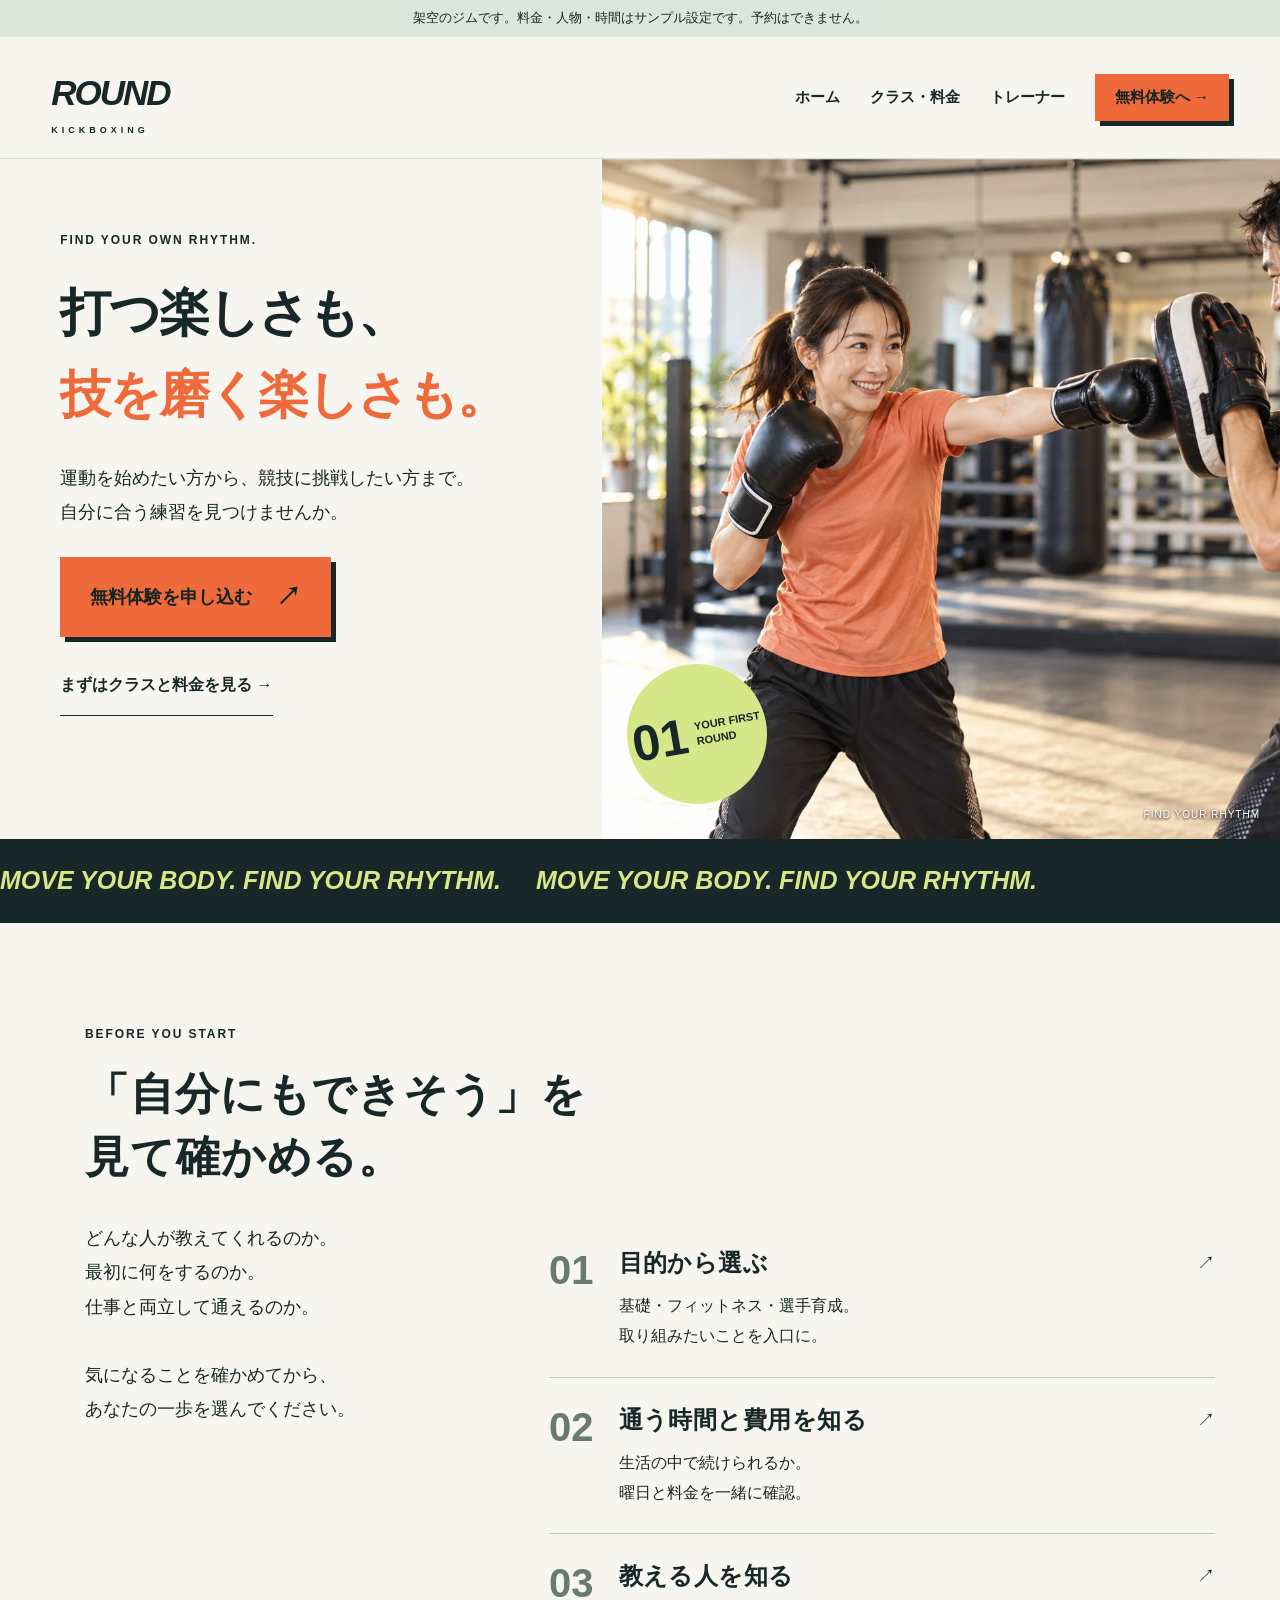
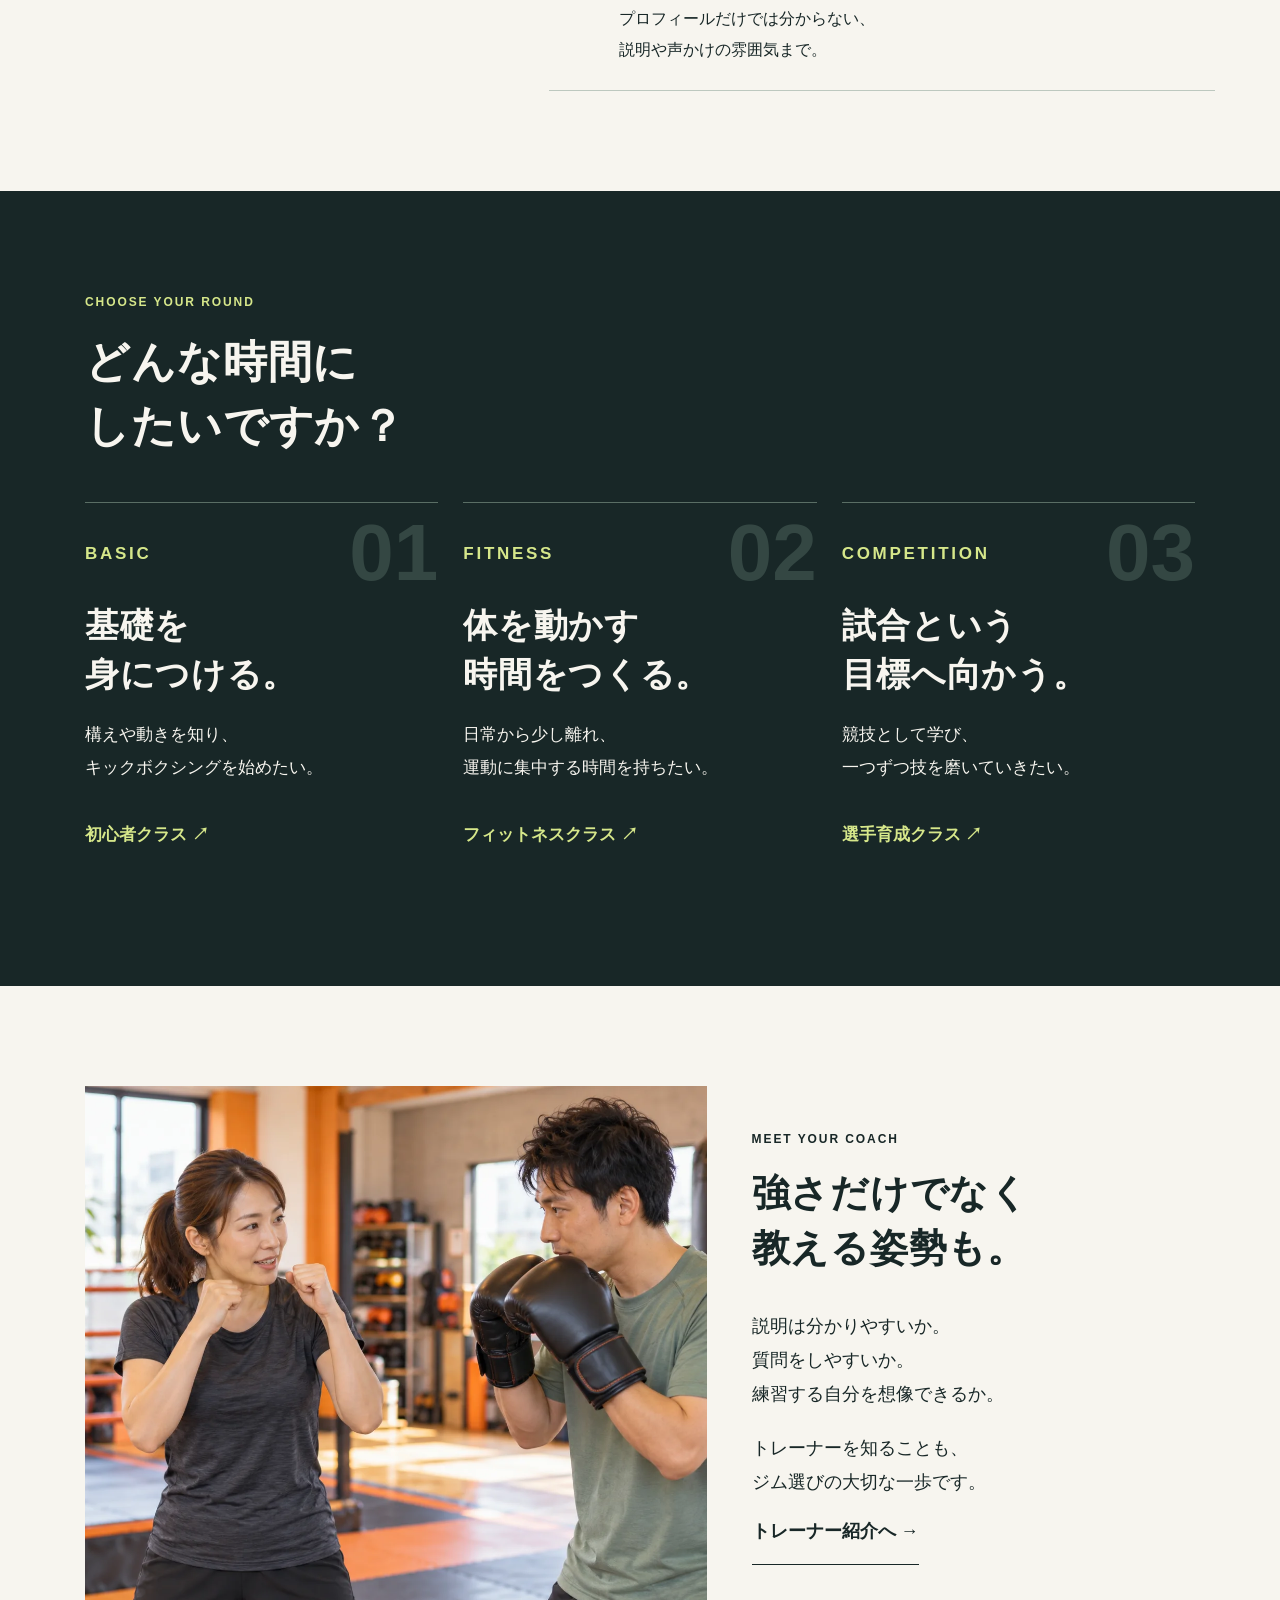
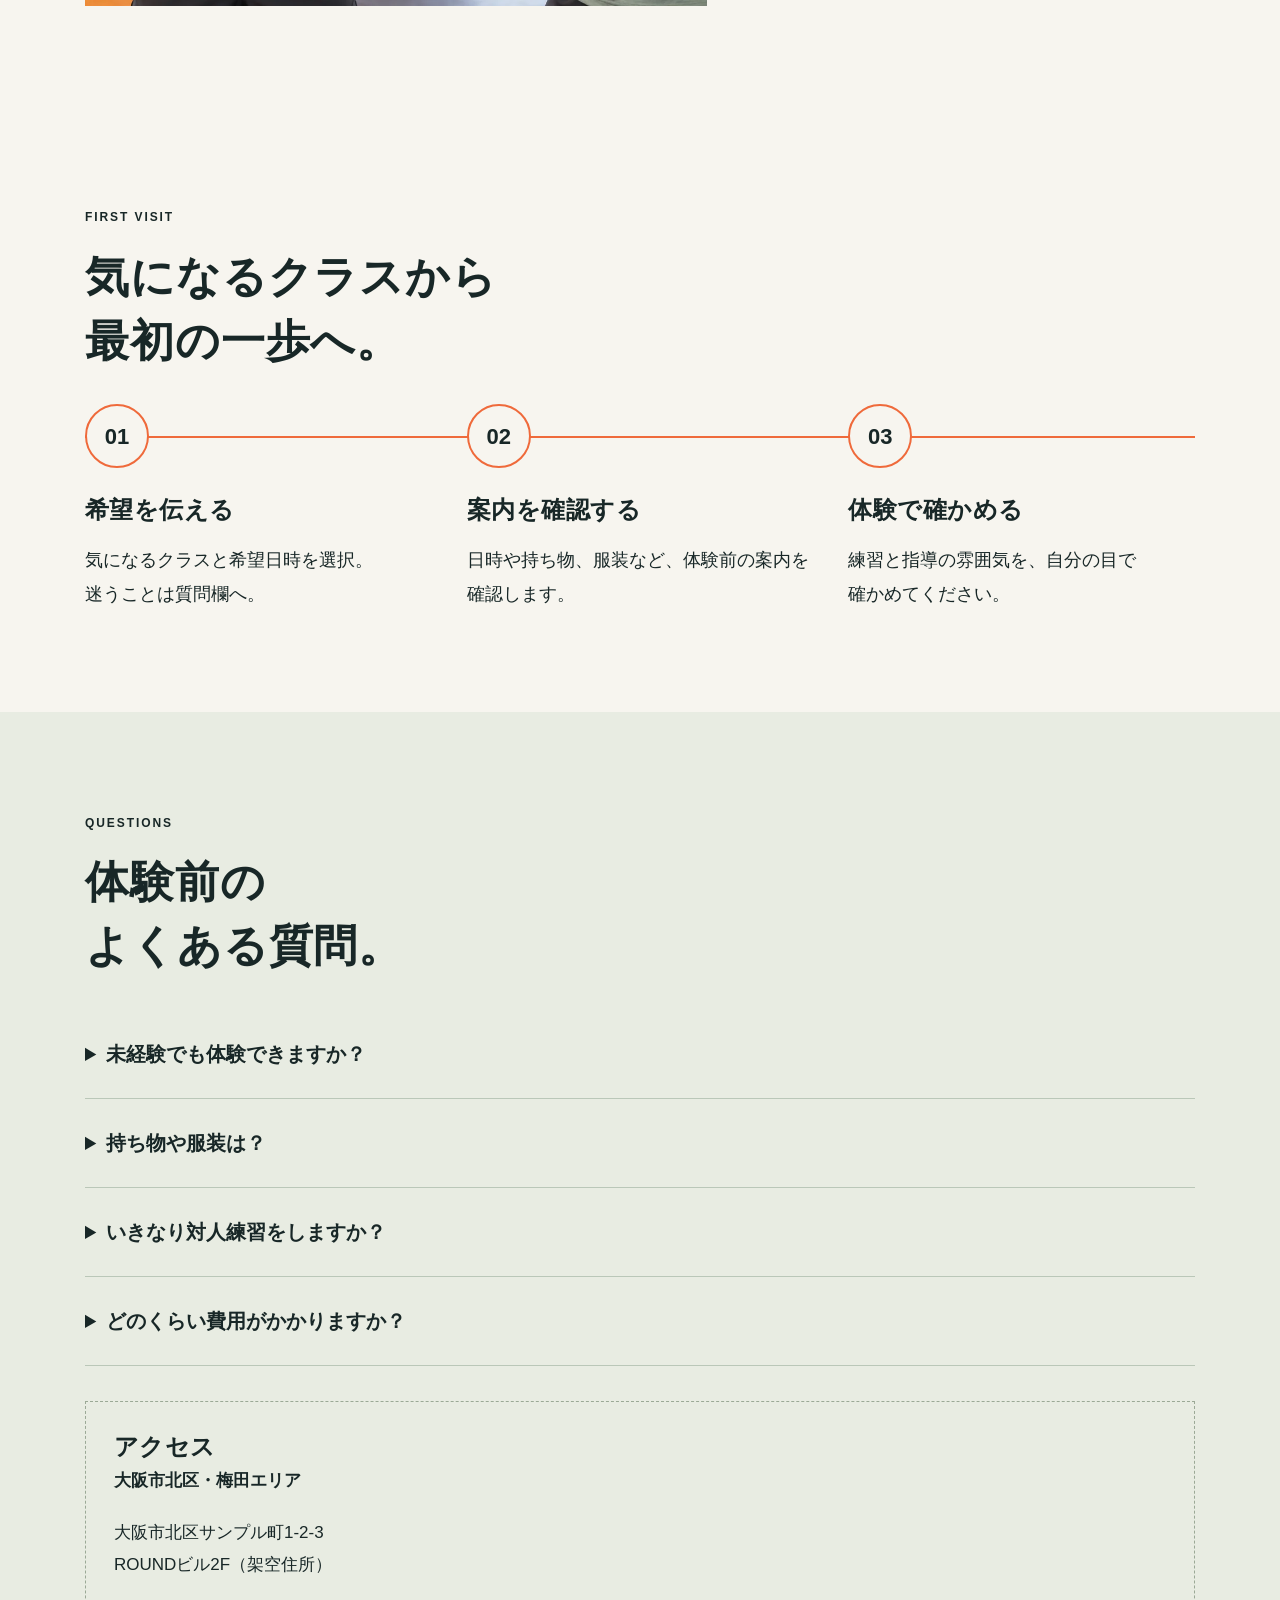
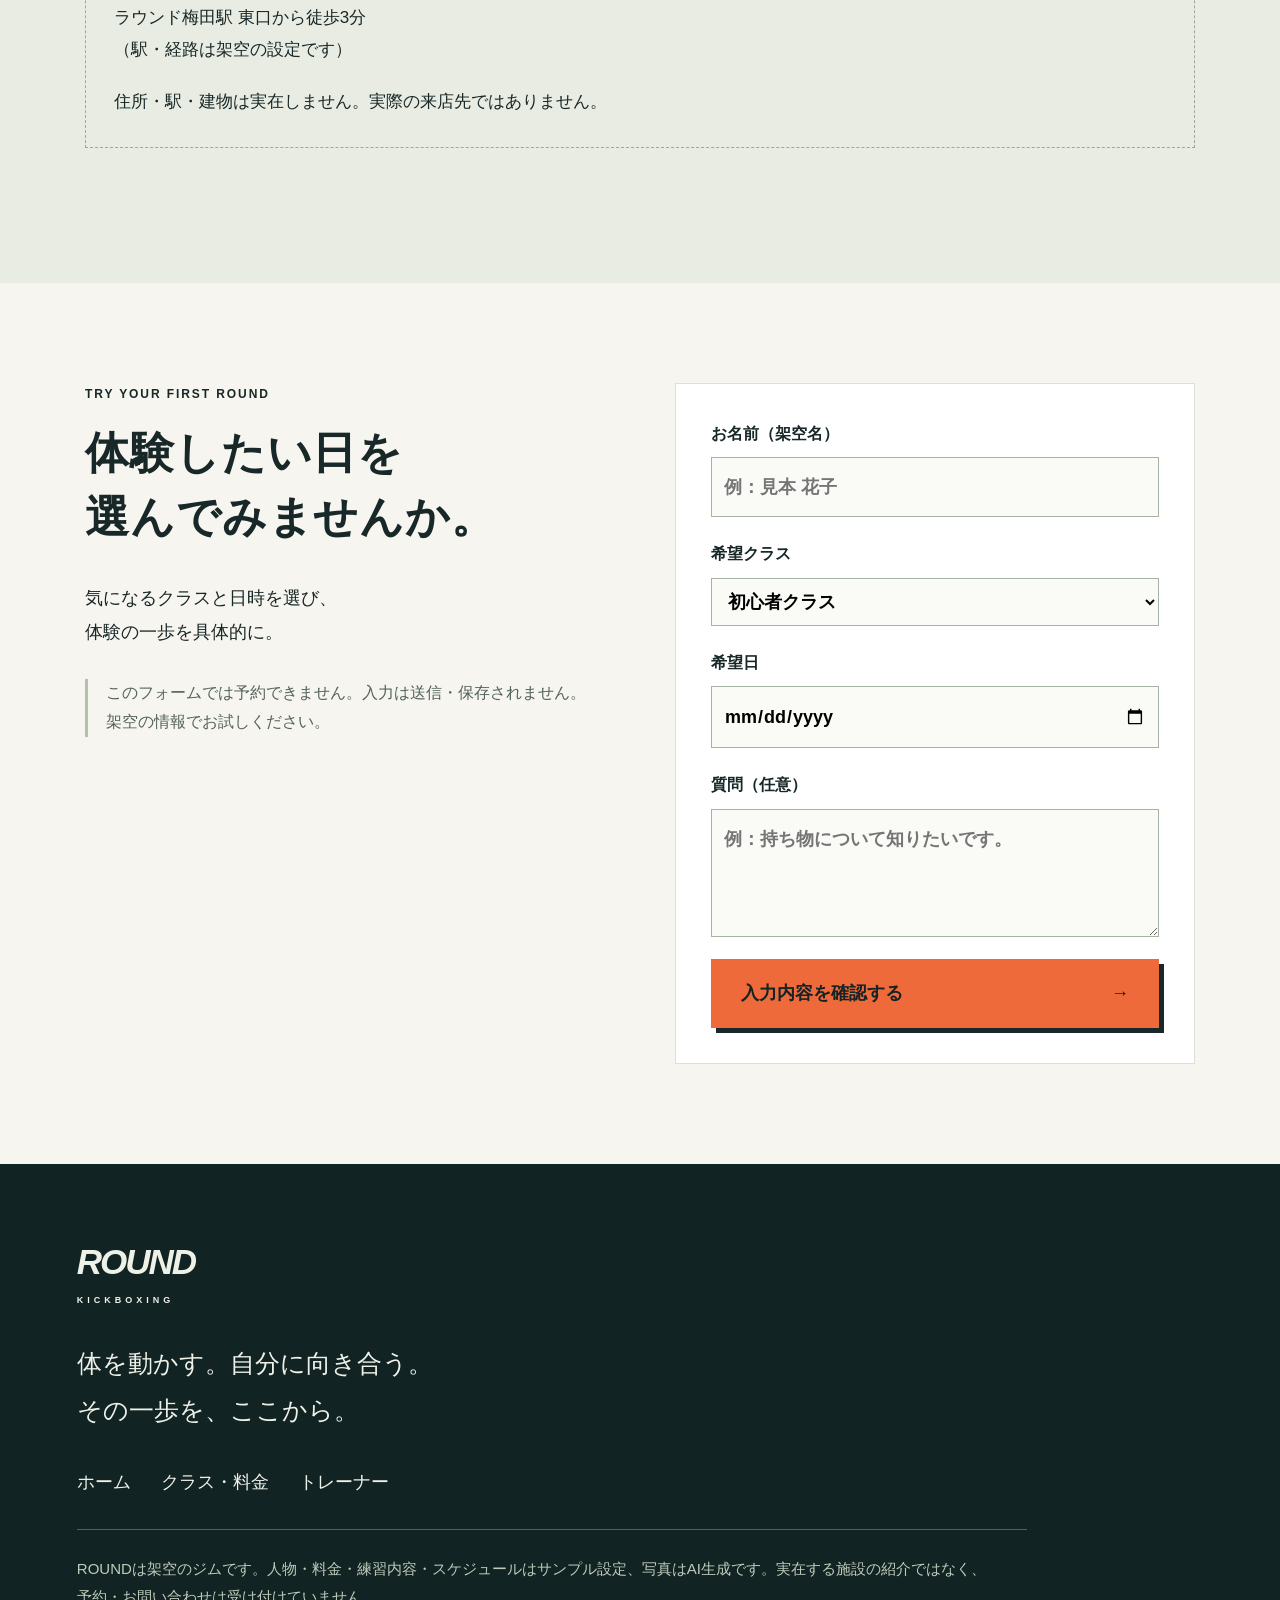
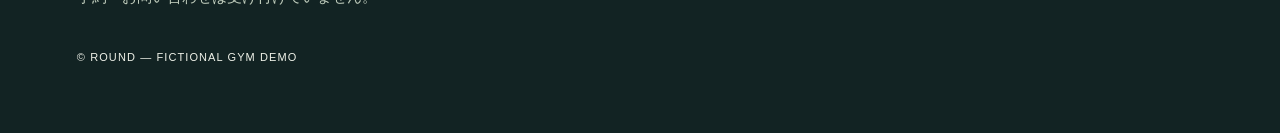
<file: index.html>
<!DOCTYPE html><html lang="ja"><head><meta charset="utf-8"><meta name="viewport" content="width=device-width,initial-scale=1"><title>打つ楽しさも、技を磨く楽しさも。｜ROUND</title><link rel="stylesheet" href="style.css"><script src="app.js" defer></script></head><body><div class="demo">架空のジムです。料金・人物・時間はサンプル設定です。予約はできません。</div><header><a class="brand" href="index.html">ROUND<span> KICKBOXING</span></a><button class="menu" aria-expanded="false" aria-controls="nav">メニュー</button><nav id="nav"><a href="index.html">ホーム</a><a href="classes.html">クラス・料金</a><a href="trainers.html">トレーナー</a><a class="button small" href="index.html#trial">無料体験へ →</a></nav></header><main><section class="hero"><div class="hero-copy"><p class="eyebrow">FIND YOUR OWN RHYTHM.</p><h1><span class="hit">打つ楽しさも、</span><br><em class="kick">技を磨く楽しさも。</em></h1><p><span>運動を始めたい方から、</span><span>競技に挑戦したい方まで。</span><br><span><span class="phrase">自分に合う練習を</span></span><span>見つけませんか。</span></p><a class="button" href="#trial"><span class="phrase">無料体験を申し込む</span> <b>↗</b></a><a class="textlink" href="classes.html">まずは<span class="phrase">クラスと</span>料金を見る →</a></div><figure><img src="training.webp" alt="ミットにパンチを打つ女性と受け止める指導者の生成イメージ"><figcaption>FIND YOUR RHYTHM</figcaption><div class="roundlabel">01<span>YOUR FIRST<br>ROUND</span></div></figure></section>
<div class="ticker" aria-hidden="true"><span>MOVE YOUR BODY. FIND YOUR RHYTHM. </span><span>MOVE YOUR BODY. FIND YOUR RHYTHM.</span></div>
<section class="wrap intro"><p class="eyebrow">BEFORE YOU START</p><h2><span><span class="phrase">「自分にもできそう」を</span></span><span>見て<span class="phrase">確かめる。</span></span></h2><div class="introgrid"><p>どんな人が教えてくれるのか。<br>最初に何をするのか。<br>仕事と両立して通えるのか。<br><br>気になることを確かめてから、<br>あなたの一歩を<span class="phrase">選んでください。</span></p><div class="steps"><a href="classes.html"><b>01</b><div><h3>目的から選ぶ</h3><p>基礎・フィットネス・選手育成。<br>取り組みたいことを入口に。</p></div><span>↗</span></a><a href="classes.html#schedule"><b>02</b><div><h3><span class="phrase">通う時間と費用を知る</span></h3><p>生活の中で続けられるか。<br>曜日と料金を一緒に確認。</p></div><span>↗</span></a><a href="trainers.html"><b>03</b><div><h3>教える人を知る</h3><p>プロフィールだけでは分からない、<br>説明や声かけの雰囲気まで。</p></div><span>↗</span></a></div></div></section>
<section class="dark"><div class="wrap"><p class="eyebrow">CHOOSE YOUR ROUND</p><h2><span>どんな時間に</span><span>したいですか？</span></h2><div class="cards"><a href="classes.html#beginner"><span class="num">01</span><p class="eyebrow">BASIC</p><h3>基礎を<br>身につける。</h3><p>構えや動きを知り、<br><span class="phrase">キックボクシングを</span>始めたい。</p><strong>初心者クラス ↗</strong></a><a href="classes.html#fitness"><span class="num">02</span><p class="eyebrow">FITNESS</p><h3>体を動かす<br>時間をつくる。</h3><p>日常から少し離れ、<br>運動に集中する時間を持ちたい。</p><strong>フィットネスクラス ↗</strong></a><a href="classes.html#athlete"><span class="num">03</span><p class="eyebrow">COMPETITION</p><h3>試合という<br>目標へ向かう。</h3><p>競技として学び、<br>一つずつ技を磨いていきたい。</p><strong>選手育成クラス ↗</strong></a></div></div></section>
<section class="wrap coachfeature"><img src="coaching.webp" loading="lazy" alt="ガードの構えを実演する指導者と学ぶ男性の生成イメージ"><div><p class="eyebrow">MEET YOUR COACH</p><h2><span>強さだけでなく</span><span>教える姿勢も。</span></h2><p>説明は分かりやすいか。<br>質問をしやすいか。<br>練習する自分を想像できるか。</p><p>トレーナーを知ることも、<br>ジム選びの大切な一歩です。</p><a class="textlink" href="trainers.html">トレーナー紹介へ →</a></div></section>
<section class="wrap flowsection"><p class="eyebrow">FIRST VISIT</p><h2><span>気になるクラスから</span><span>最初の一歩へ。</span></h2><div class="flow"><article><b>01</b><h3>希望を伝える</h3><p><span class="phrase">気になるクラスと</span><span class="phrase">希望日時を選択。</span><span class="phrase">迷うことは</span><span class="phrase">質問欄へ。</span></p></article><article><b>02</b><h3>案内を確認する</h3><p><span class="phrase">日時や持ち物、</span><span class="phrase">服装など、</span><span class="phrase">体験前の案内を</span><span class="phrase">確認します。</span></p></article><article><b>03</b><h3>体験で確かめる</h3><p><span class="phrase">練習と指導の雰囲気を、</span><span class="phrase">自分の目で</span><span class="phrase">確かめてください。</span></p></article></div></section>
<section class="pale"><div class="wrap"><p class="eyebrow">QUESTIONS</p><h2><span>体験前の</span><span>よくある質問。</span></h2><details><summary>未経験でも体験できますか？</summary><p>はい。初心者クラスは、構え・ガード・基本のパンチから。未経験の方は、まずこのクラスの体験をお選びください。</p></details><details><summary>持ち物や服装は？</summary><p>動きやすい服装、タオル、飲み物をお持ちください。初心者・選手育成は裸足、フィットネスは室内用シューズで練習します。体験用グローブは無料でお貸しします。</p></details><details><summary>いきなり対人練習をしますか？</summary><p>初心者の体験は、構え・基本動作・ミット打ちが中心です。相手と打ち合うスパーリングは行いません。</p></details><details><summary>どのくらい費用がかかりますか？</summary><p>初回体験は無料です。入会金は5,500円、月会費は月4回8,800円から。いずれも税込です。詳しくは料金ページをご覧ください。</p></details><div class="pending" id="access"><h3>アクセス</h3><p><strong>大阪市北区・梅田エリア</strong></p><p><span class="phrase">大阪市北区サンプル町1-2-3</span><br><span class="phrase">ROUNDビル2F</span>（架空住所）</p><p><span class="phrase">ラウンド梅田駅 東口から</span><span class="phrase">徒歩3分</span><br>（駅・経路は架空の設定です）</p><p>住所・駅・建物は実在しません。実際の来店先では<span class="phrase">ありません。</span></p></div></div></section>
<section class="wrap trial" id="trial"><div><p class="eyebrow">TRY YOUR FIRST ROUND</p><h2><span>体験したい日を</span><span>選んでみませんか。</span></h2><p><span class="phrase">気になるクラスと</span>日時を選び、<br><span class="phrase">体験の一歩を</span><span class="phrase">具体的に。</span></p><p class="notice">このフォームでは予約できません。<span class="phrase">入力は送信・保存されません。</span>架空の情報でお試しください。</p></div><form id="trial-form"><label>お名前（架空名）<input name="name" required placeholder="例：見本 花子" maxlength="60"></label><label>希望クラス<select name="course"><option>初心者クラス</option><option>フィットネスクラス</option><option>選手育成クラス</option><option>相談して決めたい</option></select></label><label>希望日<input type="date" name="date" required></label><label>質問（任意）<textarea name="question" rows="3" placeholder="例：持ち物について知りたいです。"></textarea></label><button class="button" type="submit"><span class="phrase">入力内容を確認する</span> →</button><div id="confirmation" hidden aria-live="polite"></div></form></section></main><footer><a class="brand" href="index.html">ROUND<span> KICKBOXING</span></a><p>体を動かす。自分に向き合う。<br>その一歩を、ここから。</p><div class="footlinks"><a href="index.html">ホーム</a><a href="classes.html">クラス・料金</a><a href="trainers.html">トレーナー</a></div><aside>ROUNDは架空のジムです。人物・料金・練習内容・スケジュールはサンプル設定、写真はAI生成です。実在する施設の紹介ではなく、予約・お問い合わせは受け付けていません。</aside><small>© ROUND — FICTIONAL GYM DEMO</small></footer></body></html>
</file>
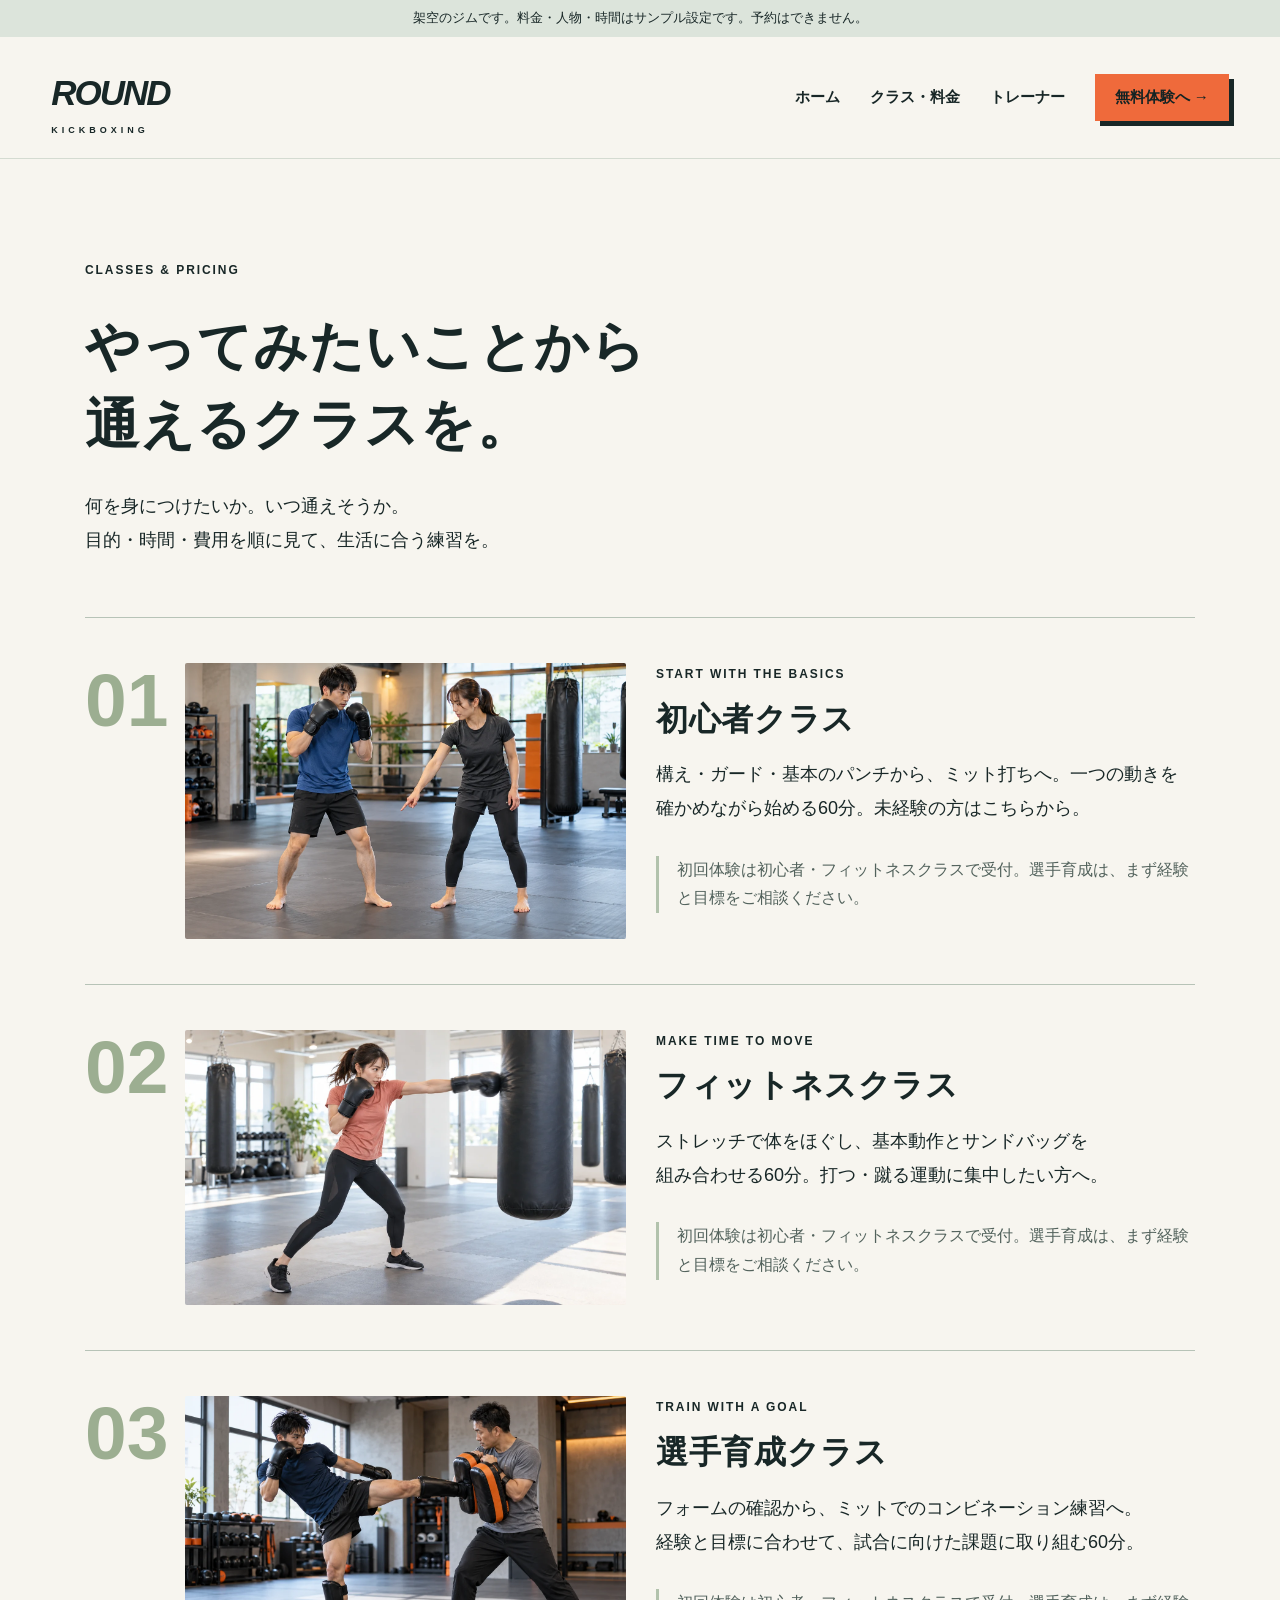
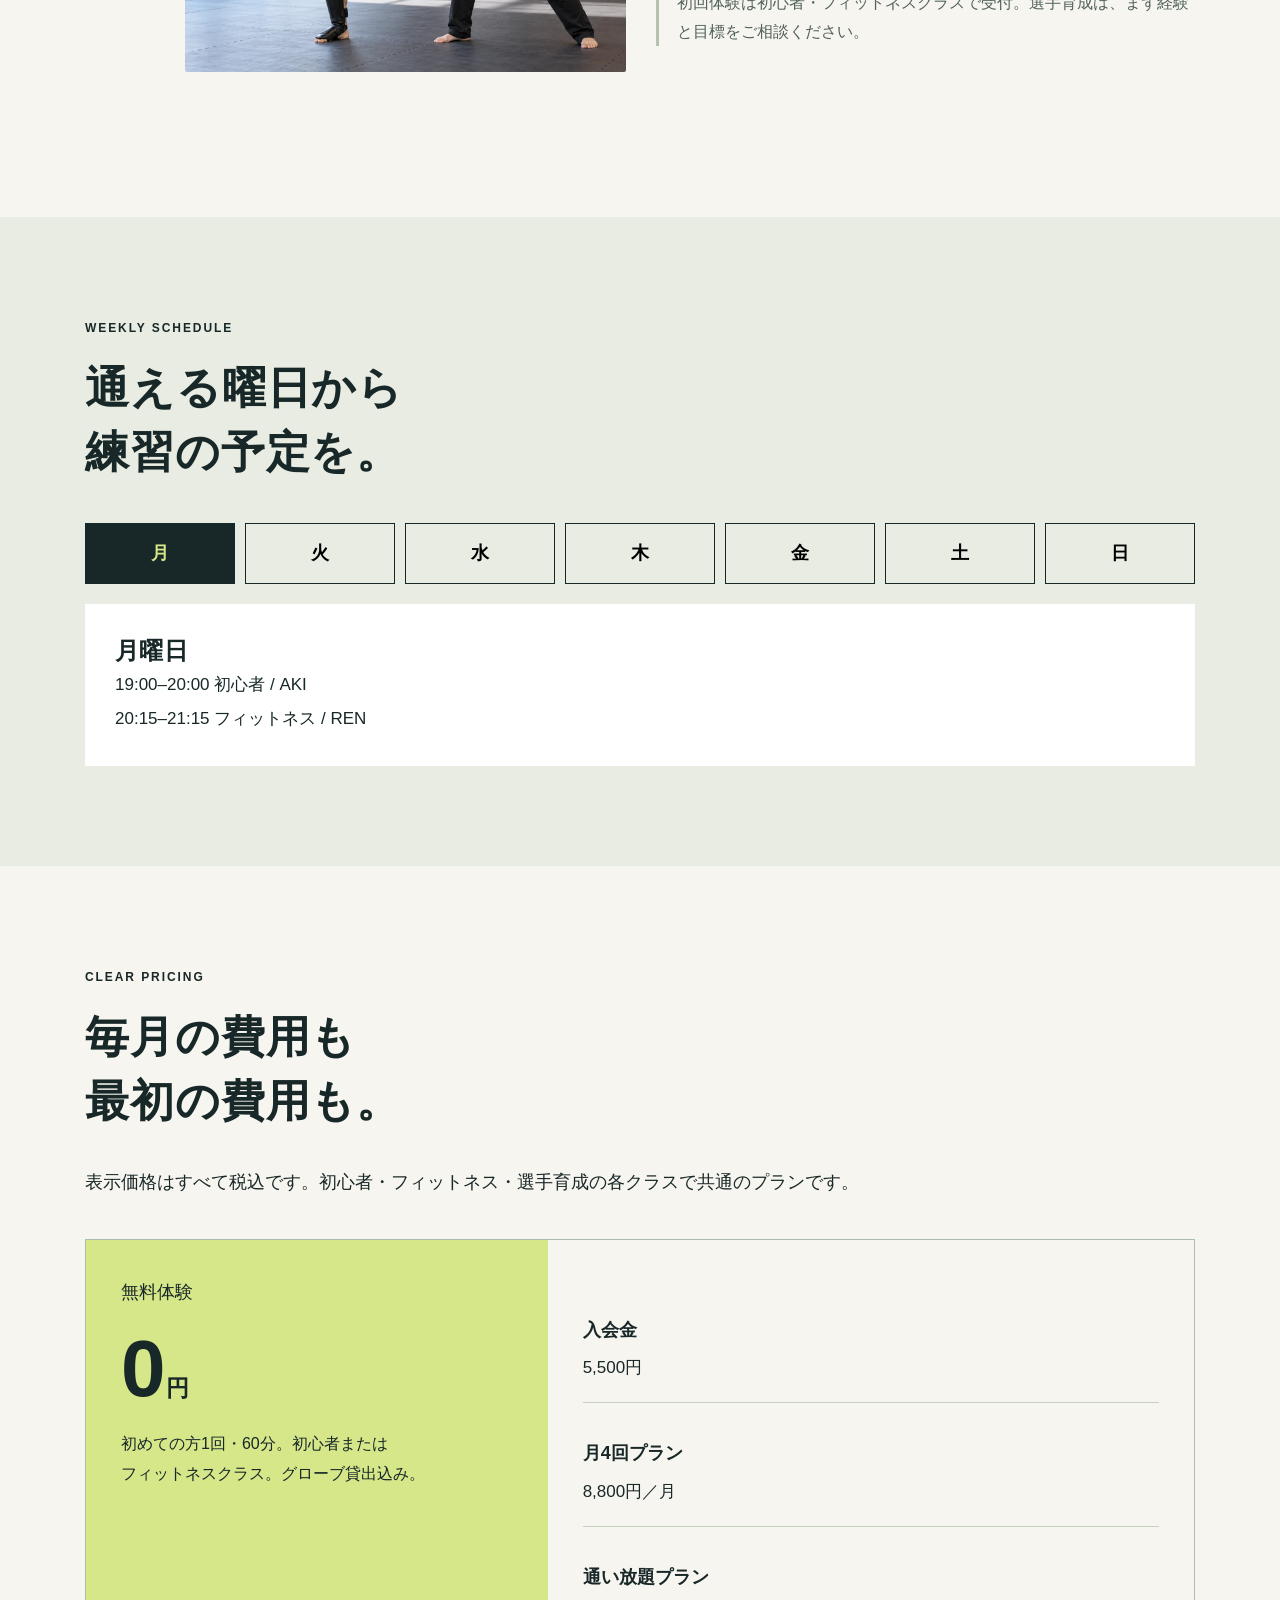
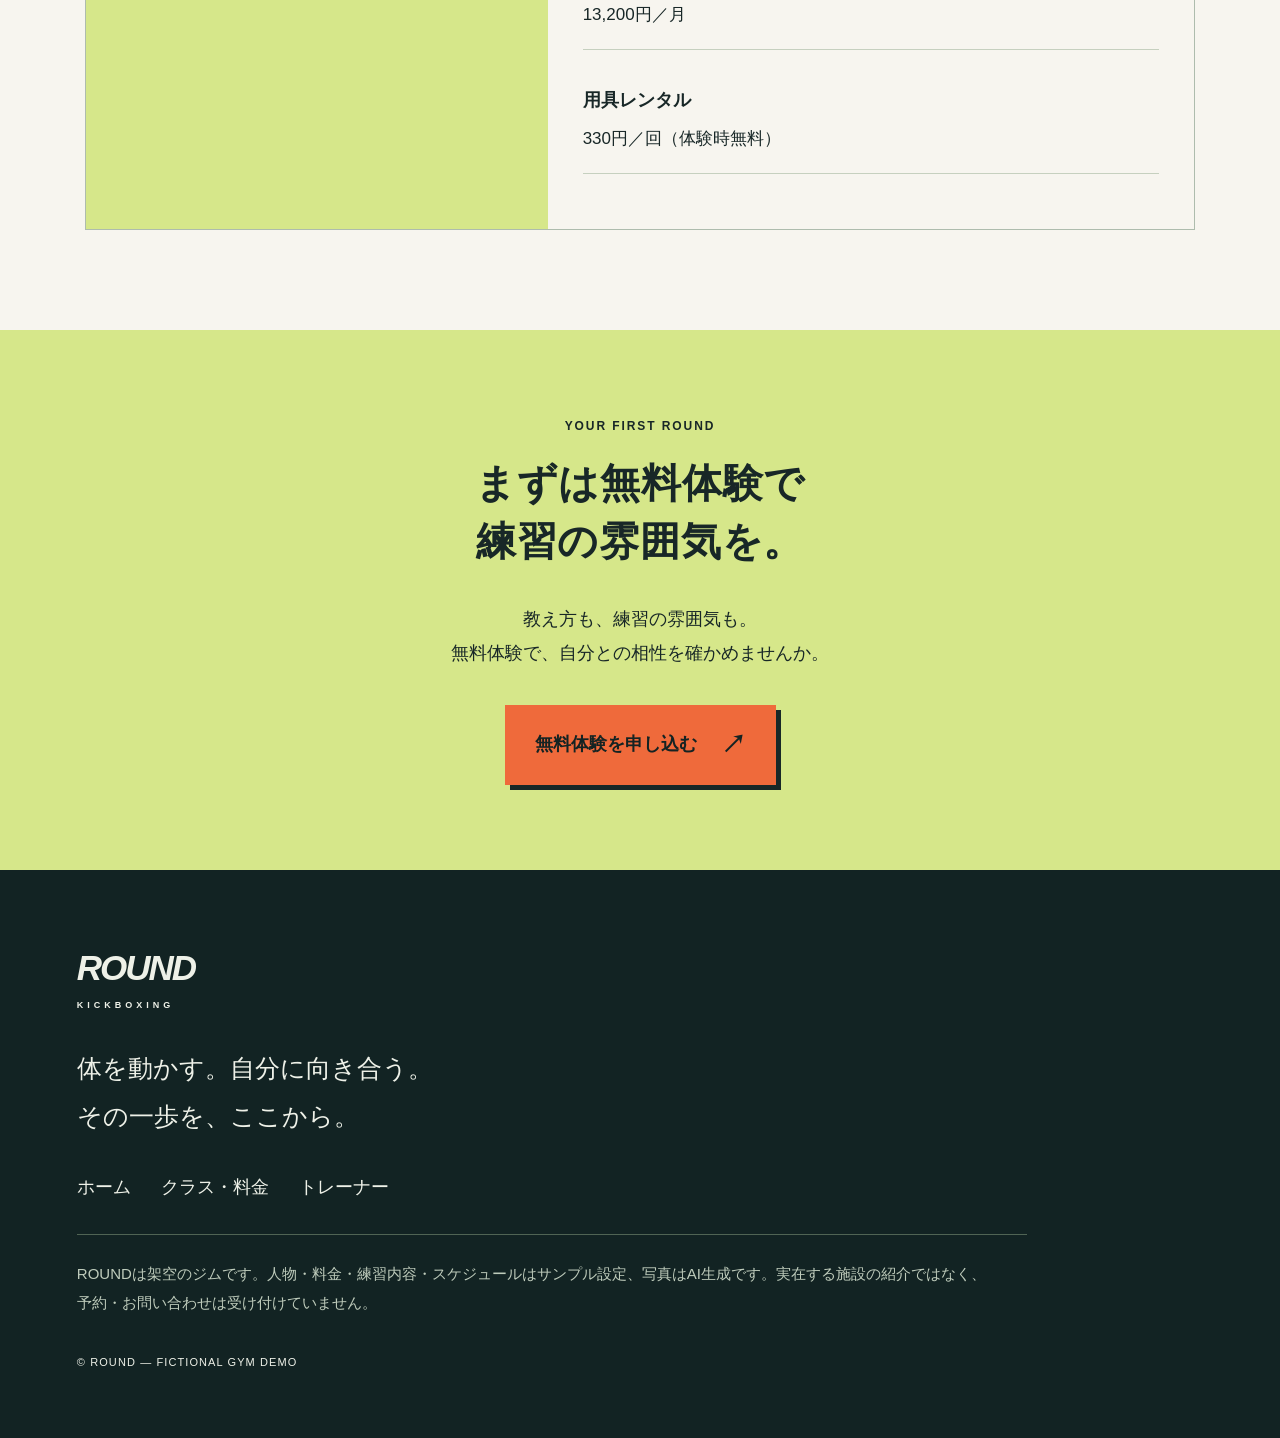
<file: classes.html>
<!DOCTYPE html><html lang="ja"><head><meta charset="utf-8"><meta name="viewport" content="width=device-width,initial-scale=1"><title>クラス・料金｜ROUND</title><link rel="stylesheet" href="style.css"><script src="app.js" defer></script></head><body><div class="demo">架空のジムです。料金・人物・時間はサンプル設定です。予約はできません。</div><header><a class="brand" href="index.html">ROUND<span> KICKBOXING</span></a><button class="menu" aria-expanded="false" aria-controls="nav">メニュー</button><nav id="nav"><a href="index.html">ホーム</a><a href="classes.html">クラス・料金</a><a href="trainers.html">トレーナー</a><a class="button small" href="index.html#trial">無料体験へ →</a></nav></header><main><section class="pagehead wrap"><p class="eyebrow">CLASSES & PRICING</p><h1><span><span class="phrase">やってみたいことから</span></span><span><span class="phrase">通えるクラスを。</span></span></h1><p><span class="phrase">何を身につけたいか。</span><span class="phrase">いつ通えそうか。</span><br><span class="phrase">目的・時間・費用を</span><span class="phrase">順に見て、</span><span class="phrase">生活に合う練習を。</span></p></section><section class="wrap classlist"><article id="beginner"><b>01</b><img class="class-photo" src="class-beginner.webp" loading="lazy" alt="初心者クラスの練習を表した生成イメージ"><div><p class="eyebrow">START WITH THE BASICS</p><h2>初心者クラス</h2><p>構え・ガード・基本のパンチから、ミット打ちへ。一つの動きを確かめながら始める60分。未経験の方はこちらから。</p><div class="notice">初回体験は初心者・フィットネスクラスで受付。選手育成は、まず経験と目標をご相談ください。</div></div><span class="arrow">↗</span></article><article id="fitness"><b>02</b><img class="class-photo" src="class-fitness.webp" loading="lazy" alt="フィットネスクラスの練習を表した生成イメージ"><div><p class="eyebrow">MAKE TIME TO MOVE</p><h2>フィットネスクラス</h2><p>ストレッチで体をほぐし、基本動作とサンドバッグを組み合わせる60分。打つ・蹴る運動に集中したい方へ。</p><div class="notice">初回体験は初心者・フィットネスクラスで受付。選手育成は、まず経験と目標をご相談ください。</div></div><span class="arrow">↗</span></article><article id="athlete"><b>03</b><img class="class-photo" src="class-athlete.webp" loading="lazy" alt="選手育成クラスの練習を表した生成イメージ"><div><p class="eyebrow">TRAIN WITH A GOAL</p><h2>選手育成クラス</h2><p>フォームの確認から、ミットでのコンビネーション練習へ。経験と目標に合わせて、試合に向けた課題に取り組む60分。</p><div class="notice">初回体験は初心者・フィットネスクラスで受付。選手育成は、まず経験と目標をご相談ください。</div></div><span class="arrow">↗</span></article></section><section class="pale" id="schedule"><div class="wrap"><p class="eyebrow">WEEKLY SCHEDULE</p><h2><span>通える曜日から</span><span>練習の予定を。</span></h2><div class="days" role="group" aria-label="曜日を選ぶ"><button type="button" aria-pressed="true" data-day="月">月</button><button type="button" aria-pressed="false" data-day="火">火</button><button type="button" aria-pressed="false" data-day="水">水</button><button type="button" aria-pressed="false" data-day="木">木</button><button type="button" aria-pressed="false" data-day="金">金</button><button type="button" aria-pressed="false" data-day="土">土</button><button type="button" aria-pressed="false" data-day="日">日</button></div><div class="schedule-result" aria-live="polite"><h3 id="day-title">月曜日</h3><p id="schedule-content">19:00–20:00 初心者 / AKI<br>20:15–21:15 フィットネス / REN</p></div></div></section><section class="wrap pricing"><p class="eyebrow">CLEAR PRICING</p><h2><span>毎月の費用も</span><span>最初の費用も。</span></h2><p>表示価格はすべて税込です。初心者・フィットネス・選手育成の各クラスで共通のプランです。</p><div class="pricegrid"><article class="trialprice"><p>無料体験</p><strong>0<span>円</span></strong><p>初めての方1回・60分。初心者またはフィットネスクラス。グローブ貸出込み。</p></article><article><dl><dt>入会金</dt><dd>5,500円</dd><dt>月4回プラン</dt><dd>8,800円／月</dd><dt>通い放題プラン</dt><dd>13,200円／月</dd><dt>用具レンタル</dt><dd>330円／回（体験時無料）</dd></dl></article></div></section><section class="cta"><p class="eyebrow">YOUR FIRST ROUND</p><h2><span>まずは無料体験で</span><span>練習の雰囲気を。</span></h2><p>教え方も、練習の雰囲気も。<br><span class="phrase">無料体験で、</span><span class="phrase">自分との相性を</span><span class="phrase">確かめませんか。</span></p><a class="button" href="index.html#trial"><span class="phrase">無料体験を申し込む</span> <b>↗</b></a></section></main><footer><a class="brand" href="index.html">ROUND<span> KICKBOXING</span></a><p>体を動かす。自分に向き合う。<br>その一歩を、ここから。</p><div class="footlinks"><a href="index.html">ホーム</a><a href="classes.html">クラス・料金</a><a href="trainers.html">トレーナー</a></div><aside>ROUNDは架空のジムです。人物・料金・練習内容・スケジュールはサンプル設定、写真はAI生成です。実在する施設の紹介ではなく、予約・お問い合わせは受け付けていません。</aside><small>© ROUND — FICTIONAL GYM DEMO</small></footer></body></html>
</file>
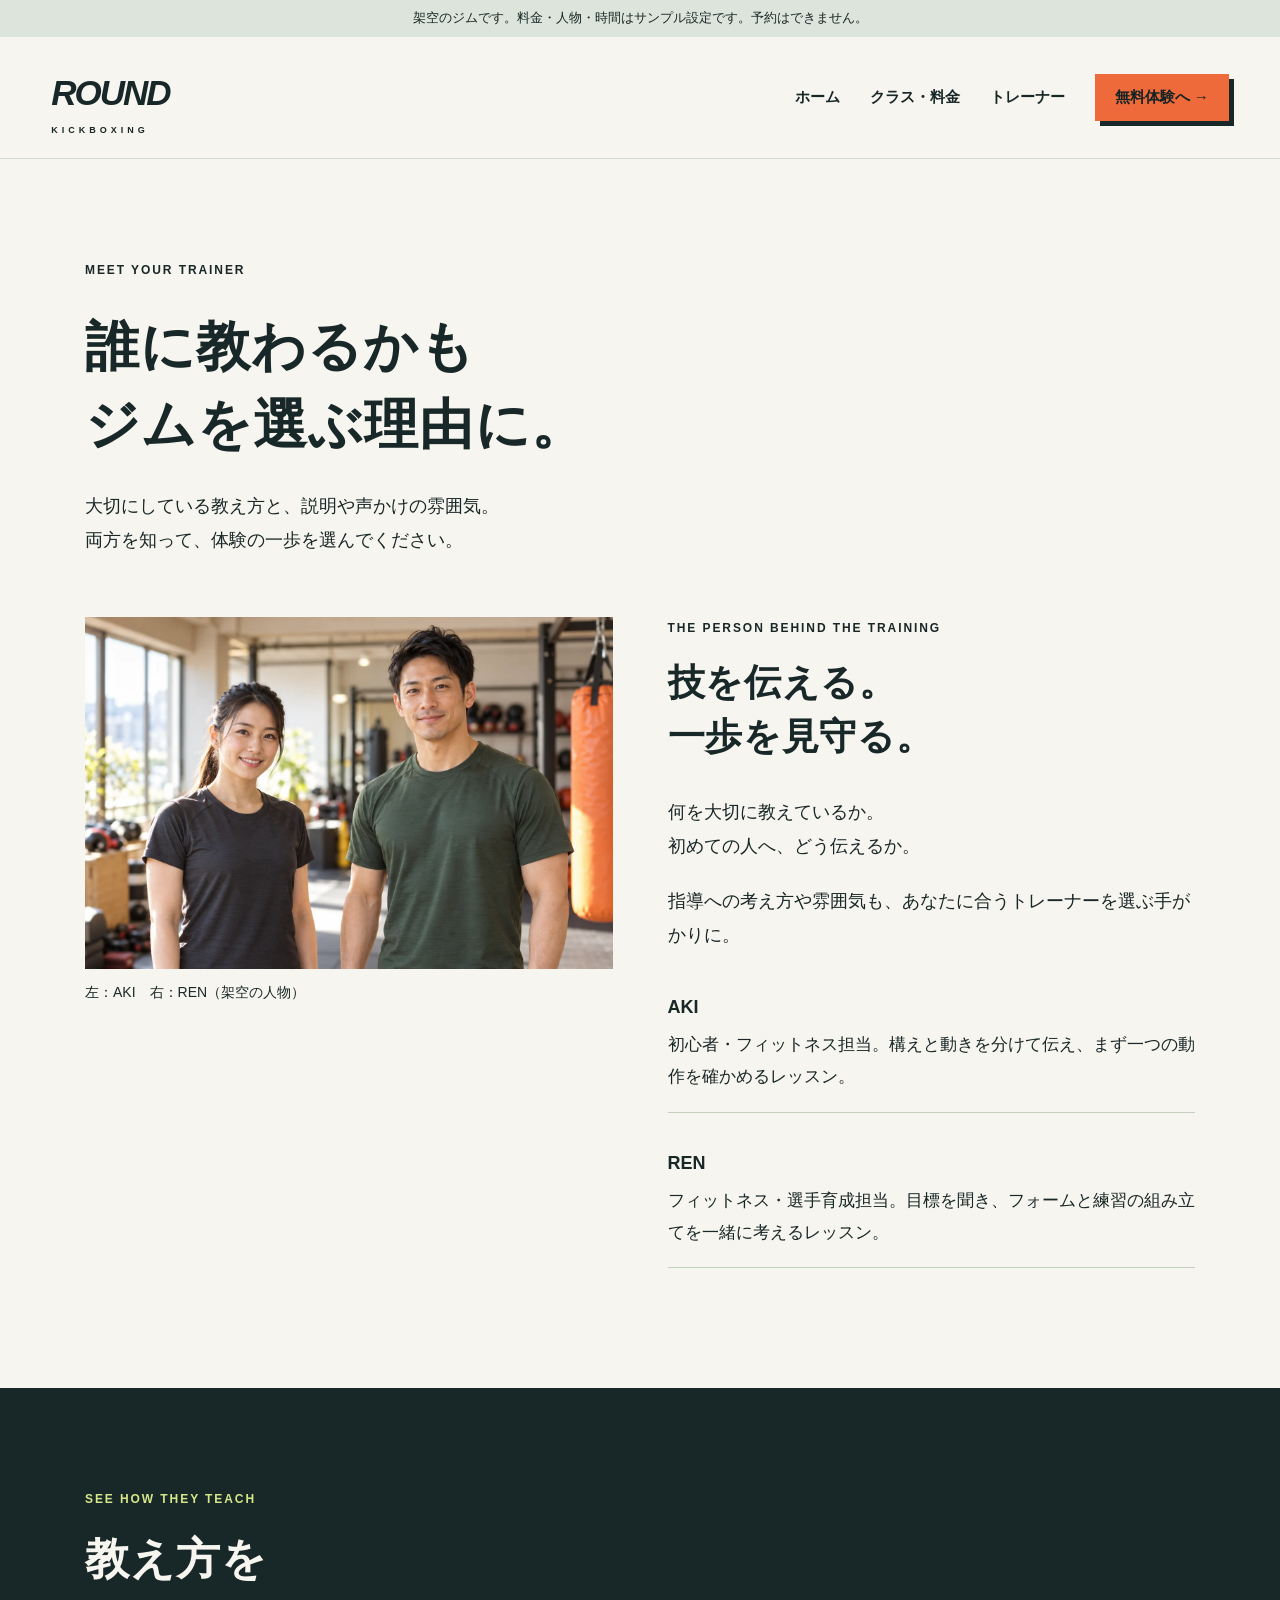
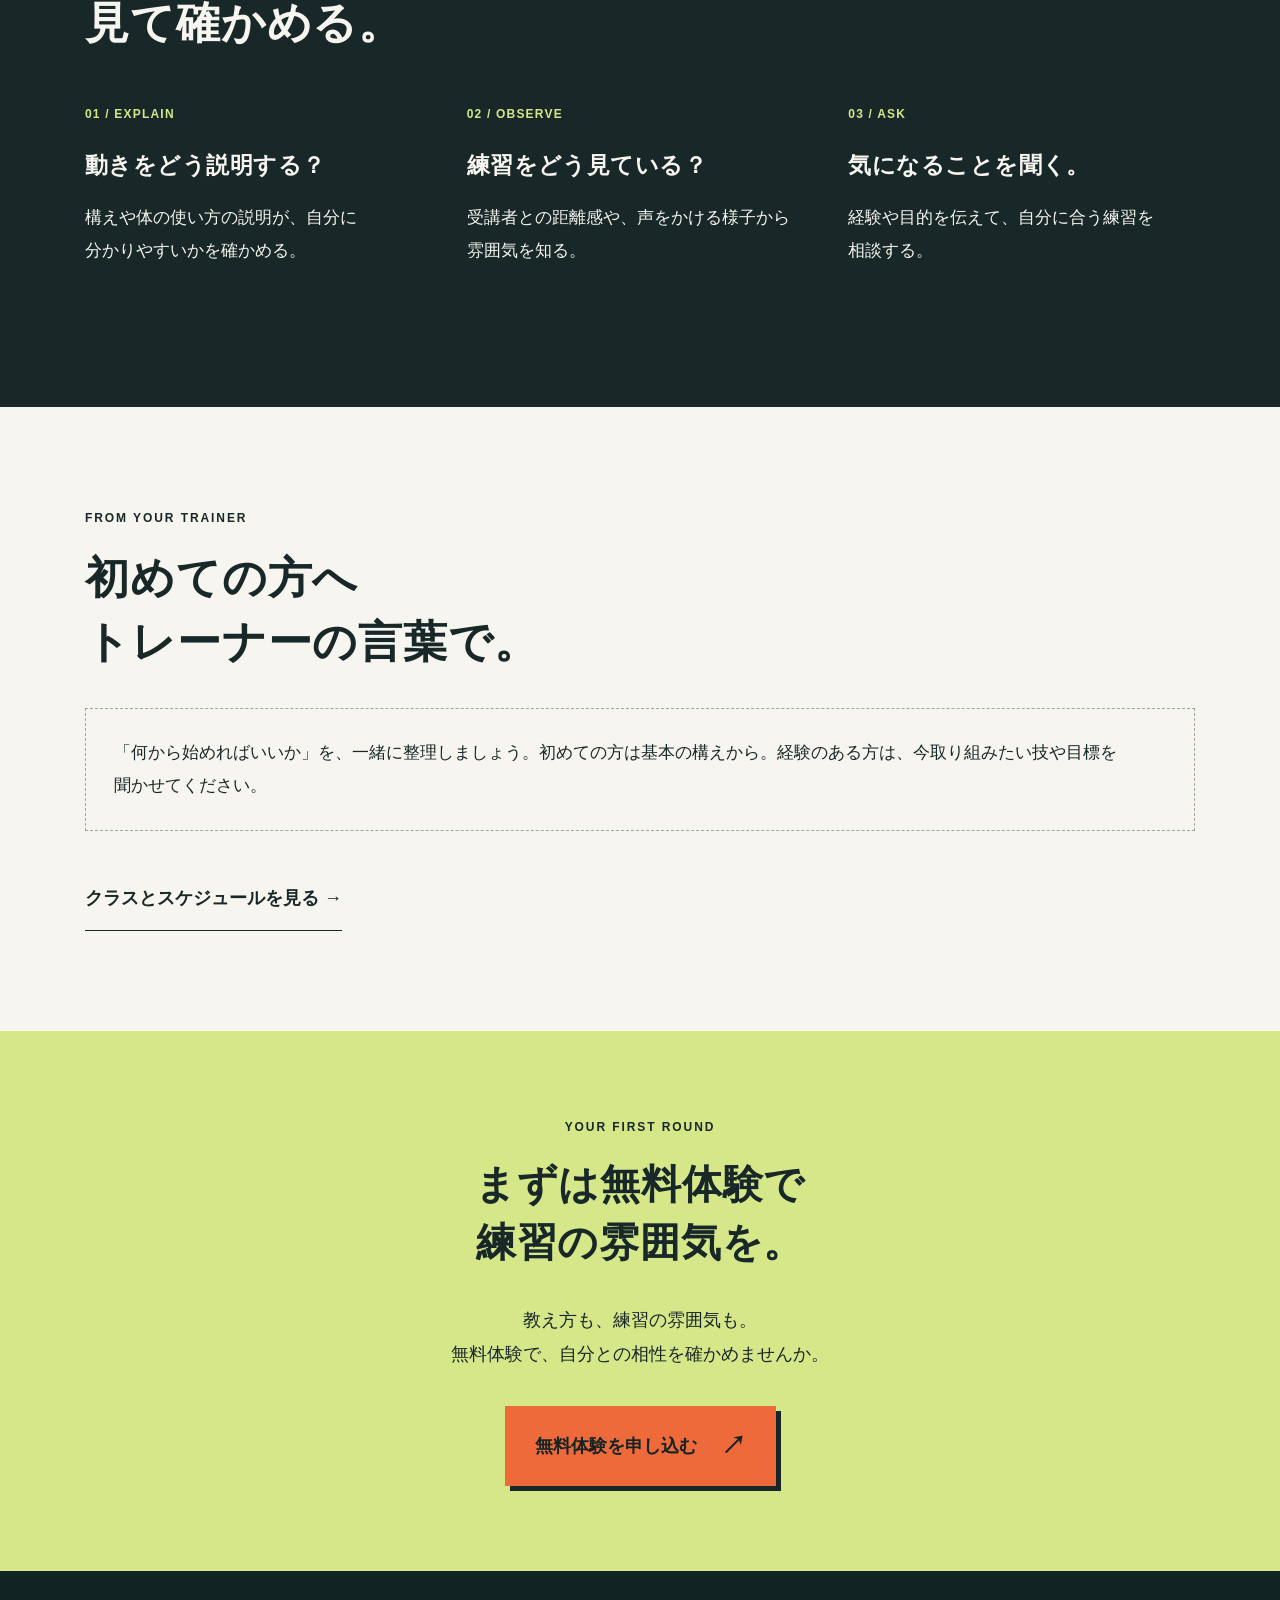
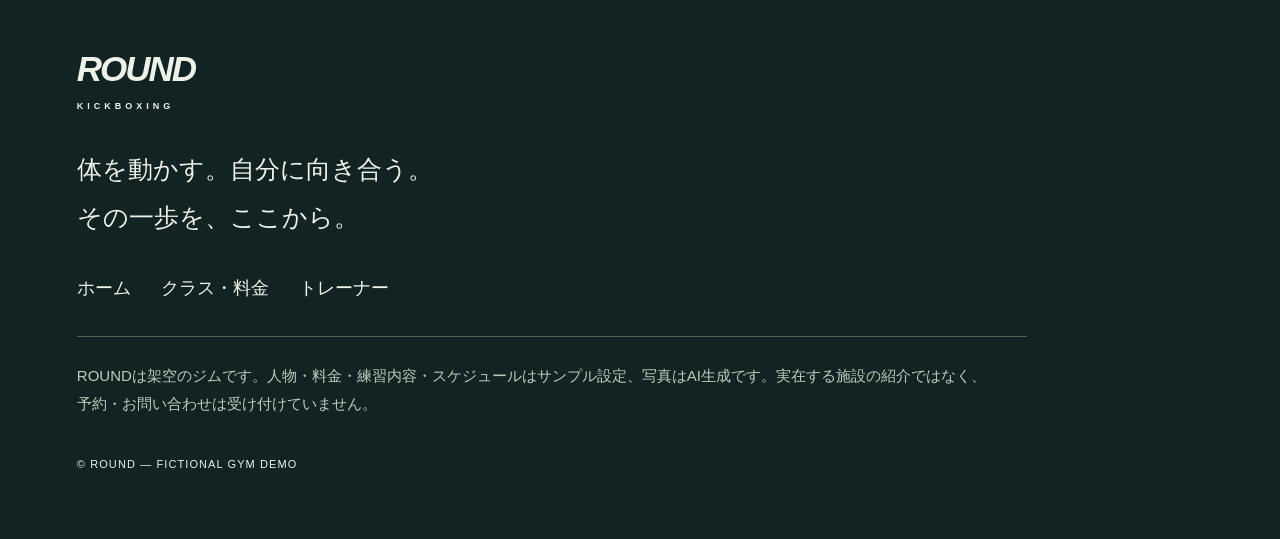
<file: trainers.html>
<!DOCTYPE html><html lang="ja"><head><meta charset="utf-8"><meta name="viewport" content="width=device-width,initial-scale=1"><title>トレーナー紹介｜ROUND</title><link rel="stylesheet" href="style.css"><script src="app.js" defer></script></head><body><div class="demo">架空のジムです。料金・人物・時間はサンプル設定です。予約はできません。</div><header><a class="brand" href="index.html">ROUND<span> KICKBOXING</span></a><button class="menu" aria-expanded="false" aria-controls="nav">メニュー</button><nav id="nav"><a href="index.html">ホーム</a><a href="classes.html">クラス・料金</a><a href="trainers.html">トレーナー</a><a class="button small" href="index.html#trial">無料体験へ →</a></nav></header><main><section class="pagehead wrap"><p class="eyebrow">MEET YOUR TRAINER</p><h1><span><span class="phrase">誰に教わるかも</span></span><span><span class="phrase">ジムを選ぶ理由に。</span></span></h1><p>大切にしている教え方と、<span class="phrase">説明や声かけの雰囲気。</span><br><span class="phrase">両方を知って、</span><span class="phrase">体験の一歩を</span><span class="phrase">選んでください。</span></p></section><section class="wrap profile"><figure><img src="trainers-team.webp" alt="架空のトレーナーAKIとRENの生成イメージ"><figcaption>左：AKI　右：REN（架空の人物）</figcaption></figure><div><p class="eyebrow">THE PERSON BEHIND THE TRAINING</p><h2><span>技を伝える。</span><span>一歩を見守る。</span></h2><p>何を大切に教えているか。<br>初めての人へ、どう伝えるか。</p><p>指導への考え方や雰囲気も、あなたに合うトレーナーを選ぶ手がかりに。</p><dl><dt>AKI</dt><dd>初心者・フィットネス担当。構えと動きを分けて伝え、まず一つの動作を確かめるレッスン。</dd><dt>REN</dt><dd>フィットネス・選手育成担当。目標を聞き、フォームと練習の組み立てを一緒に考えるレッスン。</dd></dl></div></section><section class="dark"><div class="wrap"><p class="eyebrow">SEE HOW THEY TEACH</p><h2><span>教え方を</span><span>見て<span class="phrase">確かめる。</span></span></h2><div class="teachgrid"><article><b>01 / EXPLAIN</b><h3><span class="phrase">動きをどう説明する？</span></h3><p>構えや体の使い方の説明が、自分に分かりやすいかを<span class="phrase">確かめる。</span></p></article><article><b>02 / OBSERVE</b><h3><span class="phrase">練習をどう見ている？</span></h3><p><span class="phrase">受講者との距離感や、</span><span class="phrase">声をかける様子から</span><span class="phrase">雰囲気を知る。</span></p></article><article><b>03 / ASK</b><h3><span class="phrase">気になることを聞く。</span></h3><p><span class="phrase">経験や目的を伝えて、</span><span class="phrase">自分に合う練習を</span><span class="phrase">相談する。</span></p></article></div></div></section><section class="wrap"><p class="eyebrow">FROM YOUR TRAINER</p><h2><span><span class="phrase">初めての方へ</span></span><span><span class="phrase">トレーナーの言葉で。</span></span></h2><div class="pending"><p>「何から始めればいいか」を、一緒に整理しましょう。初めての方は基本の構えから。経験のある方は、今取り組みたい技や目標を聞かせてください。</p></div><a class="textlink" href="classes.html"><span class="phrase">クラスと</span><span class="phrase">スケジュールを見る</span> →</a></section><section class="cta"><p class="eyebrow">YOUR FIRST ROUND</p><h2><span>まずは無料体験で</span><span>練習の雰囲気を。</span></h2><p>教え方も、練習の雰囲気も。<br><span class="phrase">無料体験で、</span><span class="phrase">自分との相性を</span><span class="phrase">確かめませんか。</span></p><a class="button" href="index.html#trial"><span class="phrase">無料体験を申し込む</span> <b>↗</b></a></section></main><footer><a class="brand" href="index.html">ROUND<span> KICKBOXING</span></a><p>体を動かす。自分に向き合う。<br>その一歩を、ここから。</p><div class="footlinks"><a href="index.html">ホーム</a><a href="classes.html">クラス・料金</a><a href="trainers.html">トレーナー</a></div><aside>ROUNDは架空のジムです。人物・料金・練習内容・スケジュールはサンプル設定、写真はAI生成です。実在する施設の紹介ではなく、予約・お問い合わせは受け付けていません。</aside><small>© ROUND — FICTIONAL GYM DEMO</small></footer></body></html>
</file>
<file: style.css>
:root{--ink:#182727;--paper:#f7f5ef;--orange:#ef6a3b;--lime:#d6e78a;--muted:#596767}*{box-sizing:border-box}html{scroll-behavior:smooth;scroll-padding-top:35px}body{margin:0;background:var(--paper);color:var(--ink);font-family:'Noto Sans JP','Yu Gothic',sans-serif;font-size:18px;line-height:1.9}a{color:inherit;text-decoration:none}button,input,select,textarea{font:inherit}button,a{touch-action:manipulation}button{cursor:pointer}a:focus-visible,button:focus-visible{outline:3px solid var(--orange);outline-offset:5px}img{display:block;max-width:100%}figure{margin:0}h1,h2,h3,p{margin:0}p+p{margin-top:20px}h1,h2,h3{line-height:1.45;letter-spacing:.02em}h1 span,h2 span{display:inline-block}h2{font-size:44px;margin:16px 0 32px}h2>span{display:block}h3{font-size:24px}.wrap{max-width:1200px;margin:auto;padding:100px 45px}.eyebrow{font-size:12px;letter-spacing:.16em;font-weight:800}.demo{background:#dce4db;text-align:center;font-size:13px;padding:8px 18px;line-height:1.6}header{display:flex;align-items:center;justify-content:space-between;padding:23px 4%;gap:20px;border-bottom:1px solid #d4dbd1}.brand{font-family:Arial,sans-serif;font-size:35px;font-weight:900;font-style:italic;letter-spacing:-2px;white-space:nowrap}.brand span{display:block;font-size:9px;font-style:normal;letter-spacing:4px;line-height:1}nav{display:flex;gap:30px;align-items:center;font-size:15px;font-weight:bold}.menu{display:none}.button{display:inline-flex;justify-content:space-between;align-items:center;gap:24px;background:var(--orange);color:#142323;border:0;padding:21px 30px;font-size:18px;line-height:1.5;font-weight:bold;box-shadow:5px 5px 0 var(--ink);transition:transform .2s,box-shadow .2s}.button:hover{transform:translate(3px,3px);box-shadow:2px 2px 0 var(--ink)}.button.small{padding:12px 20px;font-size:15px}.button b{font-size:25px}.textlink{display:inline-block;border-bottom:1px solid;padding:15px 0;font-weight:bold}.hero{display:grid;grid-template-columns:47% 53%;min-height:680px}.hero-copy{padding:70px 8% 55px 10%}.hero h1{font-size:64px;line-height:1.35;margin:20px 0 25px;letter-spacing:-.035em}.hero h1 em{font-style:normal;color:var(--orange)}.hero p:not(.eyebrow){font-size:18px;margin-bottom:28px}.hero p span{display:inline-block}.hero .textlink{font-size:16px;display:table;margin-top:18px}.hero figure{position:relative;overflow:hidden;align-self:stretch}.hero img{height:100%;width:100%;object-fit:cover;object-position:48% center;animation:reveal 1.2s both}.hero figcaption{position:absolute;right:20px;bottom:15px;color:#fff;text-shadow:0 1px 3px #000;font-size:10px;letter-spacing:.1em}.roundlabel{position:absolute;left:25px;bottom:35px;background:var(--lime);width:140px;height:140px;border-radius:50%;display:flex;justify-content:center;align-items:center;gap:8px;font-size:50px;font-weight:900;transform:rotate(-10deg)}.roundlabel span{font-size:11px;line-height:1.4}.hit{animation:punch .6s both}.kick{animation:punch .6s .2s both}.ticker{overflow:hidden;display:flex;gap:35px;background:var(--ink);color:var(--lime);font-family:Arial;font-size:25px;font-weight:900;font-style:italic;white-space:nowrap;padding:18px 0}.ticker span{animation:slide 20s linear infinite}.introgrid{display:grid;grid-template-columns:40% 60%;gap:20px}.steps a{display:flex;gap:25px;border-bottom:1px solid #bdc8bf;padding:25px 0}.steps a>b{font-size:40px;line-height:1.2;color:#6a7971}.steps a>span{margin-left:auto}.steps p{font-size:16px;margin-top:10px}.dark{background:var(--ink);color:var(--paper)}.dark .eyebrow{color:var(--lime)}.cards{display:grid;grid-template-columns:repeat(3,1fr);gap:25px;margin-top:45px}.cards>a{position:relative;border-top:1px solid #5a6e65;padding:35px 0;overflow:hidden}.cards h3{font-size:34px;margin:30px 0 20px}.cards p{font-size:17px}.cards strong{display:inline-block;margin-top:35px;color:var(--lime);font-size:17px}.num{position:absolute;right:0;top:10px;font-size:80px;font-weight:900;color:#344743;line-height:1}.cards .eyebrow{position:relative}.cards a:hover .num{transform:translateX(-15px);color:#637446}.num{transition:.4s}.coachfeature{display:grid;grid-template-columns:56% 44%;gap:45px;align-items:center}.coachfeature img{width:100%;height:520px;object-fit:cover;object-position:50% center}.coachfeature h2{font-size:38px}.flow{display:grid;grid-template-columns:repeat(3,1fr);gap:35px;position:relative}.flow:before{content:'';position:absolute;top:32px;width:100%;height:2px;background:var(--orange);transform:scaleX(0);transform-origin:left;transition:transform 1s}.flow.active:before{transform:scaleX(1)}.flow article{position:relative}.flow b{display:inline-flex;background:var(--paper);border:2px solid var(--orange);width:64px;height:64px;align-items:center;justify-content:center;border-radius:50%;font-size:22px}.flow h3{margin:25px 0 15px}.flow p{font-size:18px}.notice{font-size:16px;color:#52625c;line-height:1.8;border-left:3px solid #b2c2ac;padding-left:18px;margin-top:30px}.pale{background:#e8ece2}details{border-bottom:1px solid #bac7b8;padding:25px 0}summary{font-weight:bold;font-size:20px;cursor:pointer}details p{font-size:18px;padding:22px 0 0}.pending{margin:35px 0;padding:28px;border:1px dashed #9ba996;line-height:1.9}.pending p{font-size:17px}.trial{display:grid;grid-template-columns:1fr 1fr;gap:70px}.trial form{padding:35px;background:#fff;border:1px solid #dbe1d7}label{display:block;font-size:16px;font-weight:bold;margin-bottom:22px}input,select,textarea{display:block;width:100%;padding:12px;border:1px solid #a5b2a4;background:#fafbf7;margin-top:8px;font-size:18px;border-radius:0}form .button{width:100%}#confirmation{margin-top:25px;padding:25px;background:#e4ecd4;font-size:18px;overflow-wrap:anywhere}.pagehead{padding-bottom:60px}.pagehead h1{font-size:54px;margin:25px 0}.pagehead h1 span{display:block}.classlist{padding-top:0}.classlist article{display:flex;gap:45px;padding:45px 0;border-top:1px solid #b7c3b7}.classlist article>b{font-size:75px;font-weight:900;line-height:1;color:#9cae91}.classlist h2{font-size:32px;margin:10px 0 15px}.arrow{margin-left:auto;font-size:40px}.days{display:flex;gap:10px;flex-wrap:wrap;margin-top:40px}.days button{flex:1;min-width:45px;border:1px solid var(--ink);background:transparent;padding:12px;font-weight:bold}.days button[aria-pressed=true]{background:var(--ink);color:var(--lime)}.schedule-result{padding:30px;background:#fff;margin-top:20px}.schedule-result p{font-size:17px}.pricegrid{display:grid;grid-template-columns:1fr 1.4fr;margin-top:40px;border:1px solid #aebcad}.pricegrid article{padding:35px}.trialprice{background:var(--lime)}.trialprice strong{font-size:80px;line-height:1.5}.trialprice strong span{font-size:23px}.trialprice p:last-child{font-size:16px}dl{margin:20px 0}dt{font-weight:bold;padding-top:18px}dd{margin:5px 0 15px;border-bottom:1px solid #c6d0bf;padding-bottom:18px;font-size:17px}.profile{display:grid;grid-template-columns:1fr 1fr;gap:55px;padding-top:0}.profile img{width:100%;height:540px;object-fit:cover;object-position:28% center}.profile figcaption{font-size:14px;line-height:1.7;margin-top:12px}.profile h2{font-size:37px}.teachgrid{display:grid;grid-template-columns:repeat(3,1fr);gap:35px;margin:40px 0}.teachgrid b{font-size:12px;color:var(--lime);letter-spacing:.1em}.teachgrid h3{font-size:23px;margin:20px 0}.teachgrid p{font-size:17px}.video-pending{border:1px solid #66796d;padding:35px;display:flex;gap:35px;align-items:center}.video-pending>span{font-size:45px;color:#85977e}.video-pending p{font-size:16px;margin-top:10px}.cta{text-align:center;background:var(--lime);padding:85px 25px}.cta .button{margin-top:35px}.cta h2{font-size:40px}footer{padding:65px 6%;background:#122323;color:#eef1e8}footer>p{margin-top:35px;font-size:25px}.footlinks{display:flex;gap:30px;flex-wrap:wrap;margin:30px 0}footer aside{font-size:15px;max-width:950px;color:#becbbb;border-top:1px solid #506454;padding-top:25px}footer small{display:block;font-size:11px;letter-spacing:.1em;margin-top:35px}@keyframes punch{from{opacity:0;transform:translateX(-25px)}to{opacity:1;transform:none}}@keyframes reveal{from{clip-path:inset(0 0 0 100%)}to{clip-path:inset(0)}}@keyframes slide{to{transform:translateX(-100%)}}
@media(max-width:800px){body{font-size:18px}.demo{font-size:12px;padding:7px 12px}header{padding:20px 6%;position:relative}.brand{font-size:30px}.menu{display:block;border:1px solid;padding:8px 12px;background:transparent;font-size:15px}nav{display:none;position:absolute;top:100%;left:0;right:0;background:var(--paper);padding:25px;z-index:20;box-shadow:0 12px 15px #0002}nav.open{display:flex;flex-direction:column;align-items:stretch}.wrap{padding:65px 6%}h2{font-size:29px;margin-bottom:25px}h3{font-size:22px}.hero{display:flex;flex-direction:column}.hero-copy{padding:45px 6%}.hero h1{font-size:45px;margin:18px 0 25px}.hero p:not(.eyebrow){font-size:18px}.hero figure{height:350px}.hero img{object-position:50% center}.roundlabel{width:105px;height:105px;font-size:36px;bottom:25px;left:18px}.roundlabel span{font-size:9px}.hero figcaption{font-size:9px}.button{font-size:18px;padding:18px 23px}.ticker{font-size:20px}.introgrid{display:block}.steps{margin-top:30px}.steps a{gap:18px}.steps a>b{font-size:32px}.steps p{font-size:17px}.cards{display:block}.cards>a{display:block;padding:30px 0}.cards h3{font-size:32px;margin:20px 0}.cards p{font-size:18px}.cards strong{margin-top:20px}.coachfeature{display:flex;flex-direction:column;gap:30px}.coachfeature img{height:340px}.coachfeature h2{font-size:30px}.coachfeature>div{width:100%}.flow{display:block;padding-left:0}.flow:before{top:0;bottom:0;left:27px;width:2px;height:100%;transform:scaleY(0);transform-origin:top}.flow.active:before{transform:scaleY(1)}.flow article{padding-left:80px;padding-bottom:30px;min-height:160px}.flow b{position:absolute;left:0;top:0;width:56px;height:56px}.flow h3{padding-top:5px;margin:0 0 12px}.notice{font-size:16px}.trial{display:block}.trial form{margin-top:35px;padding:23px}.trial h2{font-size:31px}summary{font-size:19px}.pending{padding:22px}.pagehead h1{font-size:34px;line-height:1.6}.pagehead{padding-bottom:40px}.classlist article{gap:20px;flex-wrap:wrap}.classlist article>b{font-size:50px}.classlist article>div{width:100%}.classlist .arrow{display:none}.classlist h2{font-size:28px}.days{gap:6px}.days button{padding:10px 8px;min-width:34px}.schedule-result{padding:23px}.pricegrid{display:block}.pricegrid article{padding:25px}.profile{display:block}.profile img{height:390px}.profile>div{margin-top:40px}.profile h2{font-size:30px}.teachgrid{display:block}.teachgrid article{border-top:1px solid #4a5f52;padding:25px 0}.teachgrid h3{font-size:23px}.teachgrid p{font-size:18px}.video-pending{padding:22px;gap:20px;align-items:start}.video-pending>span{font-size:25px}.video-pending h3{font-size:22px}.cta h2{font-size:29px}.cta p{font-size:18px}.cta{padding:65px 6%}footer{padding:50px 6%}.footlinks{font-size:16px;gap:18px}footer aside{font-size:16px}.eyebrow{font-size:11px}}@media(prefers-reduced-motion:reduce){html{scroll-behavior:auto}*,*:before,*:after{animation:none!important;transition:none!important}.flow:before{transform:none}.hero img{clip-path:none}}
.phrase{display:inline-block;max-width:100%}p,aside,summary{word-break:auto-phrase}h1,h2,h3{word-break:auto-phrase}@media(max-width:800px){.intro h2>span:first-child{display:inline}.intro h2{max-width:100%}.hero .button{padding-left:20px;padding-right:20px}.pagehead h1{font-size:32px}.pagehead h1 .phrase{display:inline-block}.steps h3{font-size:21px}}

#schedule-content{white-space:pre-line;line-height:2}

.classlist article{display:grid;grid-template-columns:70px minmax(200px,.9fr) minmax(0,1.1fr);gap:30px;align-items:start}.classlist .class-photo{width:100%;aspect-ratio:16/10;object-fit:contain;border-radius:2px}.classlist .arrow{display:none}.profile img{height:auto;aspect-ratio:3/2;object-fit:contain;object-position:center}@media(max-width:700px){.classlist article{grid-template-columns:1fr;gap:20px}.classlist article>b{font-size:44px}.classlist article>div{width:100%}.classlist h2{margin-top:6px}}

.hero h1{font-size:clamp(35px,4vw,61px);line-height:1.6;letter-spacing:-.04em}.hero h1 .hit,.hero h1 .kick{display:inline-block;white-space:nowrap}@media(max-width:800px){.hero h1{font-size:clamp(30px,8vw,44px);letter-spacing:-.055em}.hero h1 .kick{max-width:100%}}
</file>
